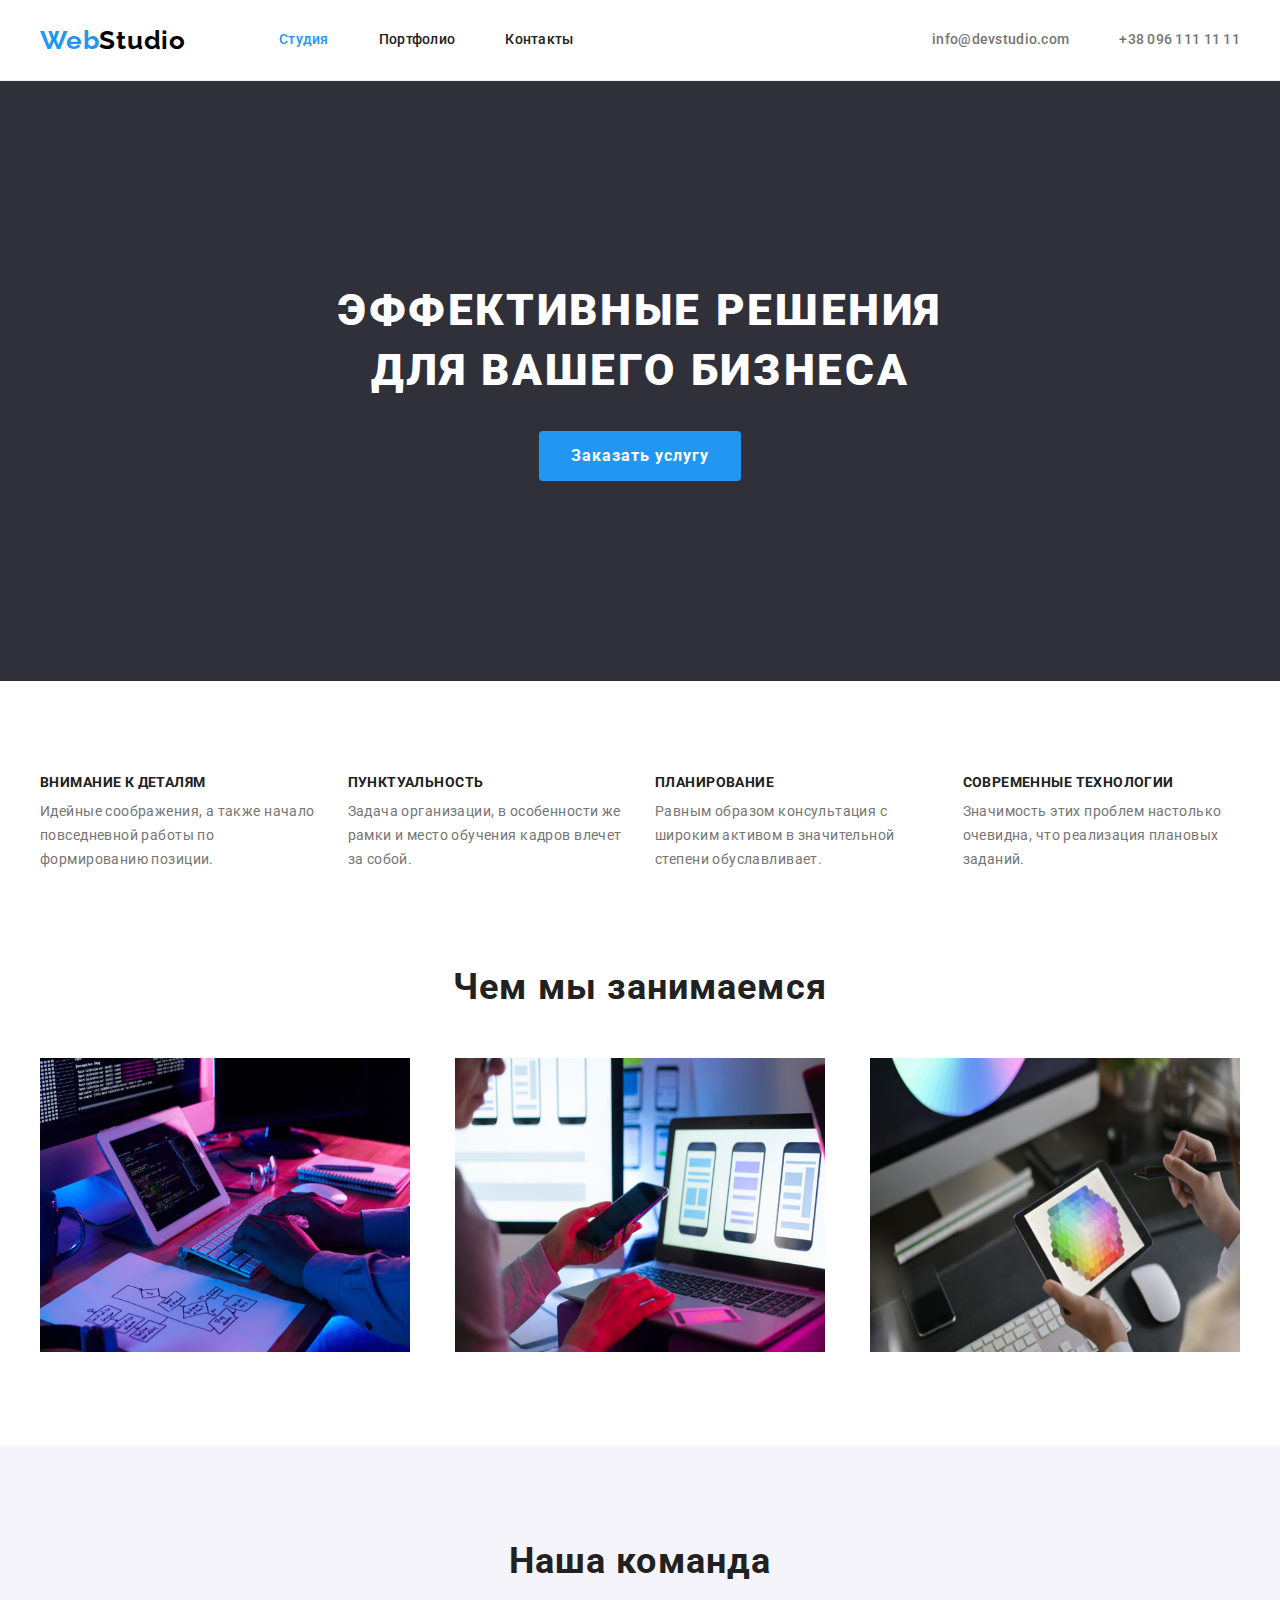
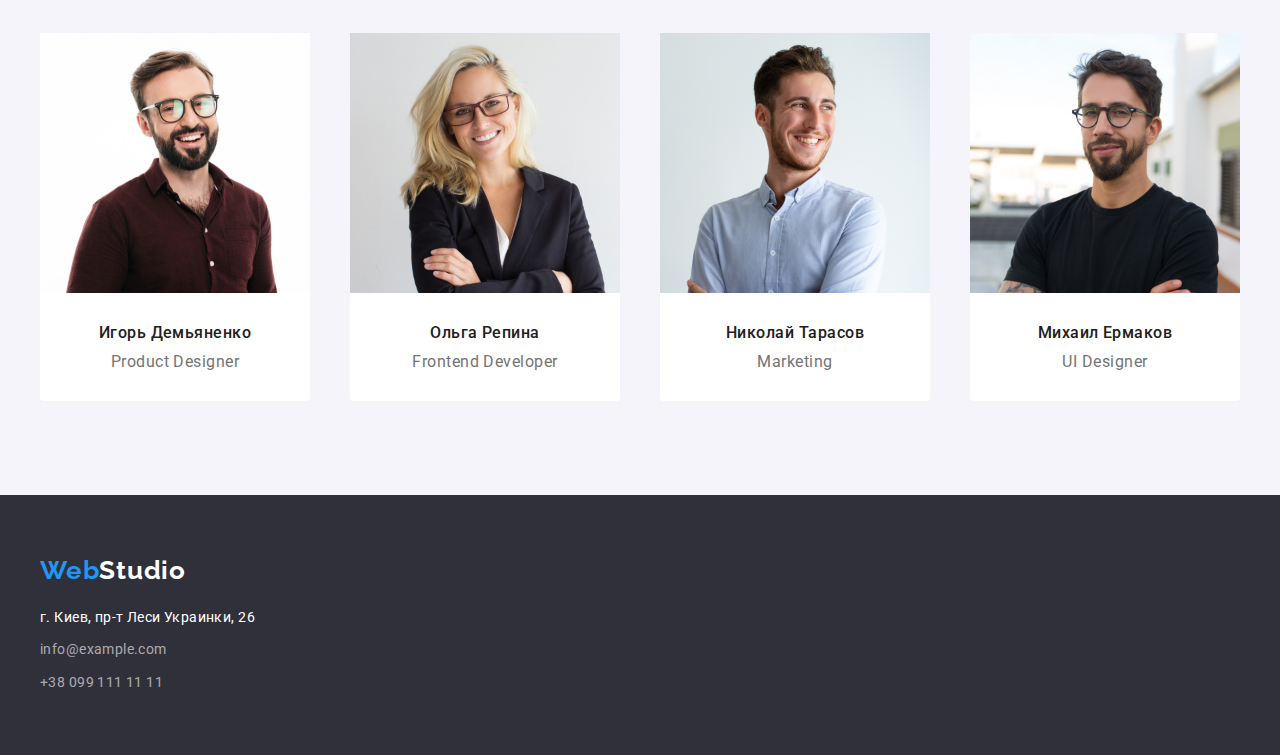
<file: index.html>
<!DOCTYPE html>
<html lang="ru">
  <head>
    <meta charset="UTF-8" />
    <meta name="viewport" content="width=device-width, initial-scale=1.0" />
    <title>Web Studio - Главная</title>
    <link rel="preconnect" href="https://fonts.gstatic.com">
    <link href="https://fonts.googleapis.com/css2?family=Raleway:wght@700&family=Roboto:wght@400;500;700;900&display=swap"
      rel="stylesheet">
      <link rel="stylesheet" href="https://cdnjs.cloudflare.com/ajax/libs/modern-normalize/1.0.0/modern-normalize.min.css"
        integrity="sha512-ISS7cAi1PEhQ8jnbJpJZMd29NlhNj4AWYyLOSp2CE/CsHxTCu+r+t0D2yoJudVrd0/8fTVPUVDzY5Tvli75u/g=="
        crossorigin="anonymous" />
    <link rel="stylesheet" href="./css/styles.css">
  </head>

  <body>
  <!-- Header -->
    <header class="page-header">
      <div class="container">
        <nav class="site-nav">
          <a class="logo" href="./index.html" aria-label="Логотип"><span>Web</span>Studio</a>
          <ul class="site-nav-list list">
            <li class="item"><a class="link current-page" href="./index.html">Студия</a></li>
            <li class="item"><a class="link" href="./portfolio.html">Портфолио</a></li>
            <li class="item"><a class="link" href="#">Контакты</a></li>
          </ul>
        </nav>
        
        <address class="address">
          <ul class="list">
            <li class="item"><a class="link" href="mailto:info@devstudio.com">info@devstudio.com</a></li>
            <li class="item"><a class="link" href="tel:+380961111111">+38 096 111 11 11</a></li>
          </ul>
        </address>
      </div>
      
    </header>
    <main>
      <!-- Hero -->
      <div class="hero-section">
        <section class="section">
          <div class="container">
            <h1 class="title">Эффективные решения <br>для вашего бизнеса</h1>
            <button type="button" class="button">Заказать услугу</button>
          </div>
        
        </section>
      </div>
      <!-- Advantages -->
      <section class="advantages-section section">
        <div class="container">
        <h2 class="visually-hidden">Преимущества</h2>
          <ul class="list">
              <li class="item">
              <h3 class="title paragraph">Внимание к деталям</h3>
              <p class="description">
                Идейные соображения, а также начало повседневной работы по
                формированию позиции.
              </p>
            </li>
            <li class="item">
              <h3 class="title paragraph">Пунктуальность</h3>
              <p class="description">
                Задача организации, в особенности же рамки и место обучения кадров
                влечет за собой.
              </p>
            </li>
            <li class="item">
              <h3 class="title paragraph">Планирование</h3>
              <p class="description">
                Равным образом консультация с широким активом в значительной
                степени обуславливает.
              </p>
            </li>
            <li class="item">
              <h3 class="title paragraph">Современные технологии</h3>
              <p class="description">
                Значимость этих проблем настолько очевидна, что реализация
                плановых заданий.
              </p>
            </li>
          </ul>
          </div>
      </section>

      <!-- Activity -->
      <section class="activity-section section">
        <div class="container">
        <h2 class="title">Чем мы занимаемся</h2>
        <ul class="list">
            <li class="item">
              <img src="./images/markup.jpg" alt="Планшет с кодом" width="370" height="294" />
            </li>
            <li class="item">
              <img src="./images/adaptation.jpg" alt="Ноутбук с макетами смартфонов" width="370" height="294" />
            </li>
            <li class="item">
              <img src="./images/design.jpg" alt="Планшет с панелью цветов" width="370" height="294" />
            </li>
          </div>
         
        </ul>
        </div>
      </section>

      <!-- Our team -->
      <div class="our-team-bg-color">
      <section class="our-team-section section">
        <div class="container">
          <h2 class="title">Наша команда</h2>
          <ul class="list">
            <li class="item">
              <a class="link" href="#">
                <img src="./images/employee-1.jpg" alt="Сотрудник" width="270" height="260" />
                <div class="employee-wrapper">
                  <h3 class="employee-name">Игорь Демьяненко</h3>
                  <p class="employee-position" lang="en">Product Designer</p>
                </div>
              </a>
            </li>
            <li class="item">
              <a class="link" href="#">
                <img src="./images/employee-2.jpg" alt="Сотрудник" width="270" height="260" />
                <div class="employee-wrapper">
                <h3 class="employee-name">Ольга Репина</h3>
                <p class="employee-position" lang="en">Frontend Developer</p>
                </div>
              </a>
            </li>
            <li class="item">
              <a class="link" href="#">
                <img src="./images/employee-3.jpg" alt="Сотрудник" width="270" height="260" />
                <div class="employee-wrapper">
                <h3 class="employee-name">Николай Тарасов</h3>
                <p class="employee-position" lang="en">Marketing</p>
                </div>
              </a>
            </li>
            <li class="item">
              <a class="link" href="#">
                <img src="./images/employee-4.jpg" alt="Сотрудник" width="270" height="260" />
                <div class="employee-wrapper">
                <h3 class="employee-name">Михаил Ермаков</h3>
                <p class="employee-position" lang="en">UI Designer</p>
                </div>
              </a>
            </li>
          </ul>
        </div>
       
      </section>
      </div>

    </main>

    <footer class="page-footer">
      <div class="container">
        <a class="logo link" href="./index.html" aria-label="Логотип"><span>Web</span>Studio</a>
        <address class="address">
          <ul class="list">
            <li class="item"><a class="link map-link" href="https://goo.gl/maps/mYZtJSJooVGheemE7" target="=_blank"
                rel="noreferrer noopener">г. Киев, пр-т Леси Украинки, 26</a></li>
            <li class="item"><a class="link" href="mailto:info@example.com">info@example.com</a></li>
            <li class="item"><a class="link" href="tel:+380991111111">+38 099 111 11 11</a></li>
          </ul>
        </address>
      </div>
      
    </footer>
  </body>
</html>
</file>
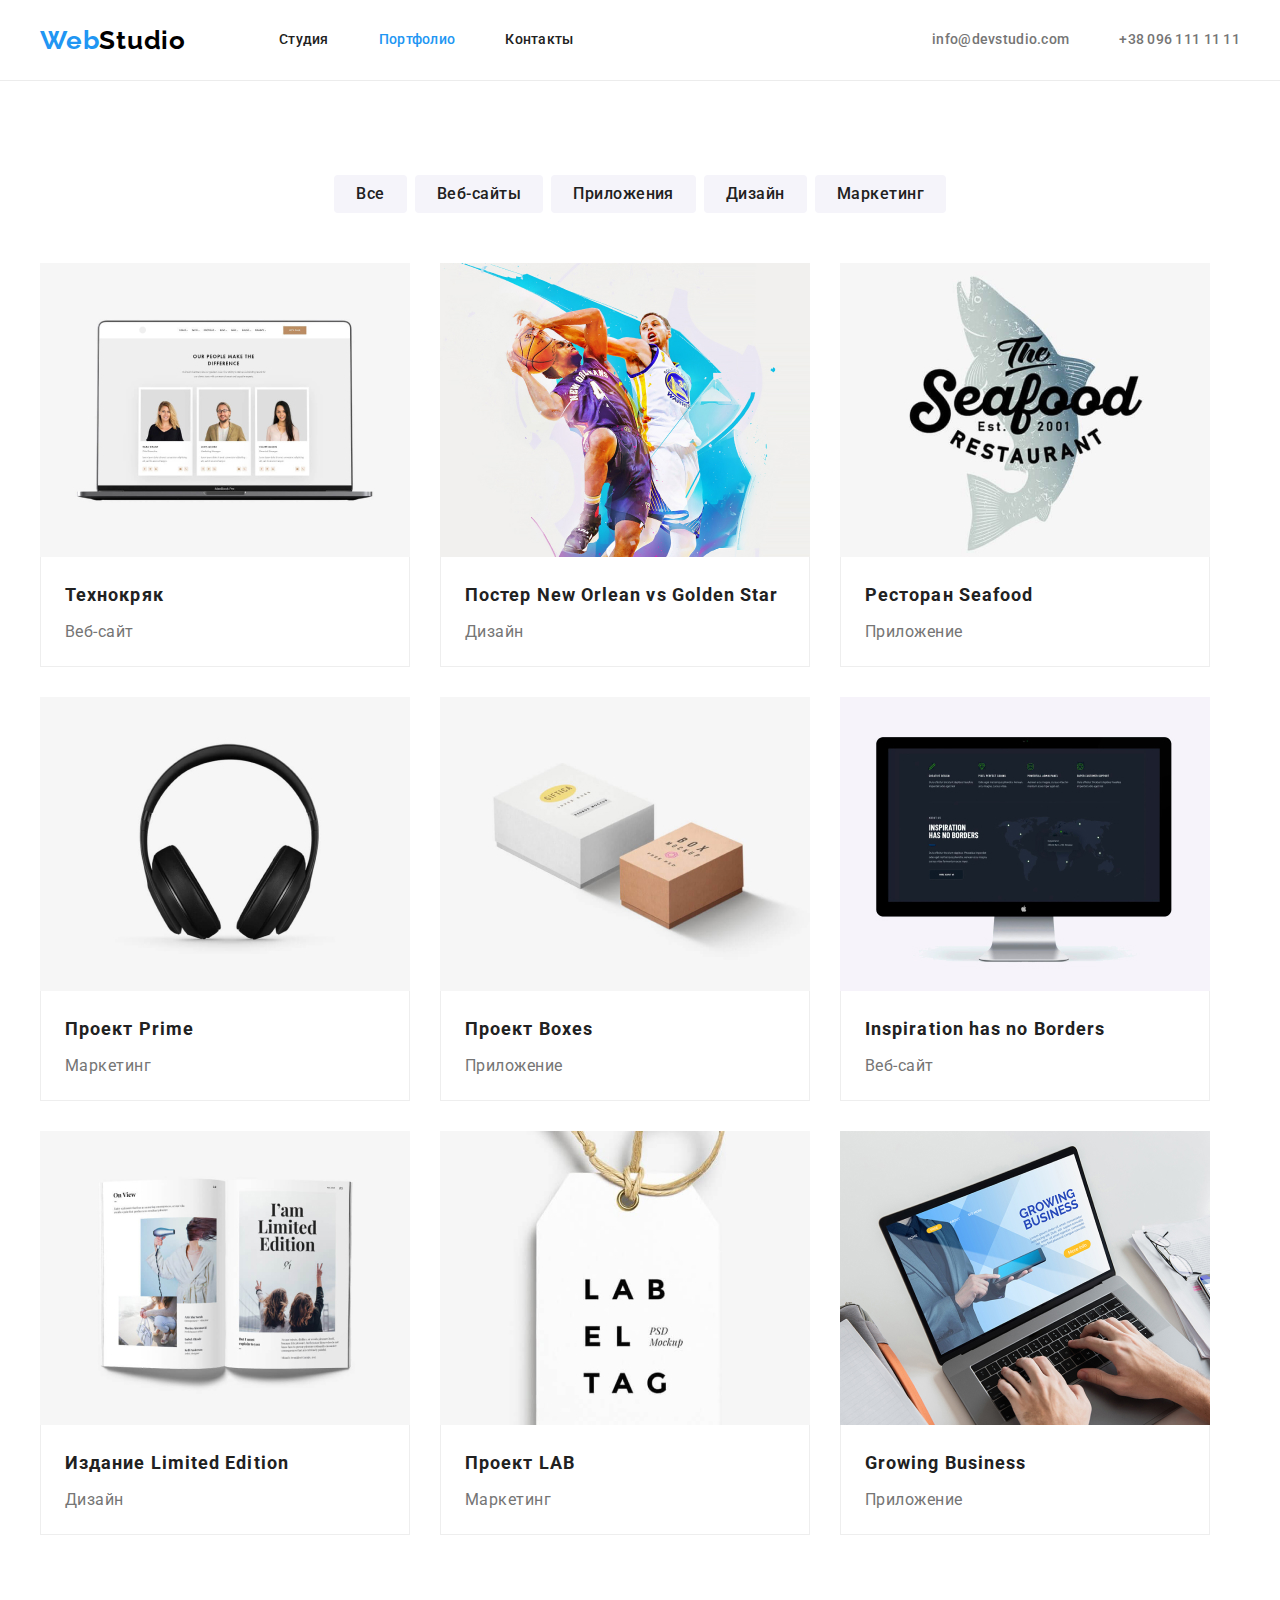
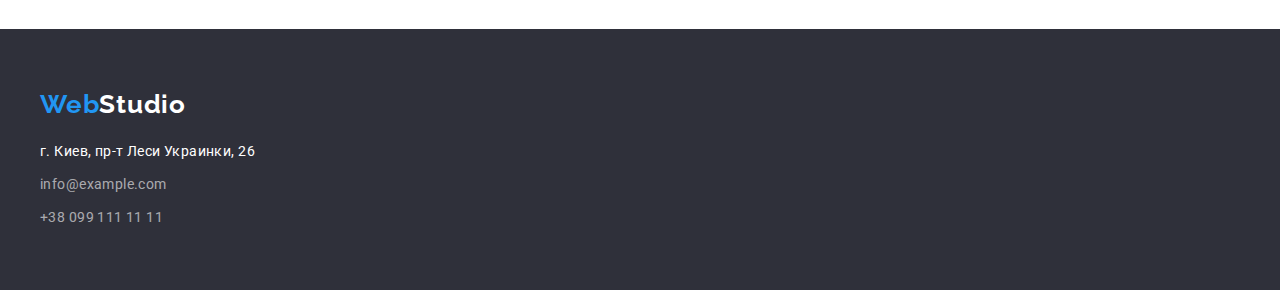
<file: portfolio.html>
<!DOCTYPE html>
<html lang="ru">
<head>
  <meta charset="UTF-8">
  <meta name="viewport" content="width=device-width, initial-scale=1.0">
  <title>Web Studio - Портфолио</title>
  <link rel="preconnect" href="https://fonts.gstatic.com">
  <link href="https://fonts.googleapis.com/css2?family=Raleway:wght@700&family=Roboto:wght@400;500;700;900&display=swap"
    rel="stylesheet">
    <link rel="stylesheet" href="https://cdnjs.cloudflare.com/ajax/libs/modern-normalize/1.0.0/modern-normalize.min.css"
      integrity="sha512-ISS7cAi1PEhQ8jnbJpJZMd29NlhNj4AWYyLOSp2CE/CsHxTCu+r+t0D2yoJudVrd0/8fTVPUVDzY5Tvli75u/g=="
      crossorigin="anonymous" />
    <link rel="stylesheet" href="./css/styles.css">
</head>
<body>
  
    <header class="page-header">
      <div class="container">
        <nav class="site-nav">
          <a class="logo" href="./index.html" aria-label="Логотип"><span>Web</span>Studio</a>
          <ul class="site-nav-list list">
            <li class="item"><a class="link" href="./index.html">Студия</a></li>
            <li class="item"><a class="link current-page" href="./portfolio.html">Портфолио</a></li>
            <li class="item"><a class="link" href="#">Контакты</a></li>
          </ul>
        </nav>
    
        <address class="address">
          <ul class="list">
            <li class="item"><a class="link" href="mailto:info@devstudio.com">info@devstudio.com</a></li>
            <li class="item"><a class="link" href="tel:+380961111111">+38 096 111 11 11</a></li>
          </ul>
        </address>
      </div>
    
    </header>
    
    <main>
      <!-- Our Works -->
    <section class="our-works-section section">
      <div class="container">
      <h1 class="visually-hidden">Примеры работ</h1>
      <ul class="filter-list list">
        <li class="item"><button class="button" type="button">Все</button></li>
        <li class="item"><button class="button" type="button">Веб-сайты</button></li>
        <li class="item"><button class="button" type="button">Приложения</button></li>
        <li class="item"><button class="button" type="button">Дизайн</button></li>
        <li class="item"><button class="button" type="button">Маркетинг</button></li>
      </ul>

      <ul class="work-examples list">
        <li class="item"><a class="link" href="#">
          <img src="./images/example-1.jpg" alt="ноутбук с карточками сотрудников" width="370"
height="294">
<div class="wrapper">
<h2 class="title">Технокряк</h2>
<p class="description">Веб-сайт</p>
</div>   
          </a>
        </li>
        <li class="item"><a class="link" href="#">
          <img src="./images/example-2.jpg" alt="баскетболисты с мячом" width="370"
height="294">
<div class="wrapper">
          <h2 class="title">Постер New Orlean vs Golden Star</h2>
          <p class="description">Дизайн</p>
</div>
          </a>
        </li>
        <li class="item"><a class="link" href="#">
          <img src="./images/example-3.jpg" alt="логотип ресторана" width="370"
height="294">
<div class="wrapper">
          <h2 class="title">Ресторан Seafood</h2>
          <p class="description">Приложение</p>
</div>
          </a>
        </li>
        <li class="item"><a class="link" href="#">
          <img src="./images/example-4.jpg" alt="наушники" width="370"
height="294">
<div class="wrapper">
          <h2 class="title">Проект Prime</h2>
          <p class="description">Маркетинг</p>
</div>
          </a>
        </li>
        <li class="item"><a class="link" href="#">
          <img src="./images/example-5.jpg" alt="две коробки" width="370"
height="294">
<div class="wrapper">
          <h2 class="title">Проект Boxes</h2>
          <p class="description">Приложение</p>
</div>
          </a>
        </li>
        <li class="item"><a class="link" href="#">
          <img src="./images/example-6.jpg" alt="монитор компьютера с картой мира" width="370"
height="294">
<div class="wrapper">
          <h2 class="title">Inspiration has no Borders</h2>
          <p class="description">Веб-сайт</p>
</div>
          </a>
        </li>
        <li class="item"><a class="link" href="#">
          <img src="./images/example-7.jpg" alt="раскрытая страница журнала" width="370"
height="294">
<div class="wrapper">
          <h2 class="title"> Издание Limited Edition</h2>
          <p class="description">Дизайн</p>
</div>
          </a>
        </li>
        <li class="item"><a class="link" href="#">
          <img src="./images/example-8.jpg" alt="логотип проекта" width="370"
height="294">
<div class="wrapper">
          <h2 class="title">Проект LAB</h2>
          <p class="description">Маркетинг</p>
</div>
          </a>
        </li>
        <li class="item"><a class="link" href="#">
          <img src="./images/example-9.jpg" alt="ноутбук с приложением" width="370"
height="294">
<div class="wrapper">
          <h2 class="title">Growing Business</h2>
          <p class="description">Приложение</p>
</div>
          </a>
        </li>
      </ul>
  </div>
    </section>
    </main>

    <footer class="page-footer">
      <div class="container">
        <a class="logo link" href="./index.html" aria-label="Логотип"><span>Web</span>Studio</a>
        <address class="address">
          <ul class="list">
            <li class="item"><a class="link map-link" href="https://goo.gl/maps/mYZtJSJooVGheemE7" target="=_blank"
                rel="noreferrer noopener">г. Киев, пр-т Леси Украинки, 26</a></li>
            <li class="item"><a class="link" href="mailto:info@example.com">info@example.com</a></li>
            <li class="item"><a class="link" href="tel:+380991111111">+38 099 111 11 11</a></li>
          </ul>
        </address>
      </div>
    
    </footer>


</body>
</html>
</file>
<file: css/styles.css>
:root {
  --primary-white-color: #ffffff;
  --secondary-background-color: #2f303a;
  --accent-background-color: #f5f4fa;
  --accent-color: #2196f3;

  --primary-text-color: #212121;
  --secondary-text-color: #757575;
}

/* ======================== COMMON ========================= */
body {
  background-color: var(--primary-white-color);
  color: var(--primary-text-color);
  font-family: 'Roboto', sans-serif;
  margin: 0;
}

h1,
h2,
h3,
h4,
h5,
h6,
p {
  margin: 0;
  padding: 0;
}

.list {
  list-style: none;
  margin: 0;
  padding: 0;
}

.link {
  text-decoration: none;
  color: var(--primary-text-color);
}

img {
  display: block;
}

.visually-hidden {
  position: absolute;
  width: 1px;
  height: 1px;
  margin: -1px;
  border: 0;
  padding: 0;

  white-space: nowrap;
  clip-path: inset(100%);
  clip: rect(0 0 0 0);
  overflow: hidden;
}

.section .title {
  font-weight: 700;
  font-size: 36px;
  line-height: 1.17;
  text-align: center;
  letter-spacing: 0.03em;
}

.container {
  width: 1200px;
  padding: 0 15px;
  margin-left: auto;
  margin-right: auto;
}

/* ======================== END OF COMMON ========================= */

/* ======================== HEADER ========================= */

.page-header {
  border-bottom: 1px solid #ececec;
  min-height: 80px;
}

.page-header .container {
  display: flex;
  align-items: center;
}

.page-header .link {
  display: inline-block;
  padding-top: 32px;
  padding-bottom: 32px;
}

.page-header .item + .item {
  margin-left: 50px;
}

.page-header .list {
  display: flex;
  align-items: center;
}

/* logo */
.logo {
  font-family: 'Raleway', sans-serif;
  font-weight: 700;
  font-size: 26px;
  line-height: 1.19;
  letter-spacing: 0.03em;
  text-decoration: none;
}

.logo span {
  color: var(--accent-color);
}

.page-header .logo {
  margin-right: 93px;
  color: #000000;
}

/* site-nav */

.site-nav {
  display: flex;
  align-items: center;
}

.site-nav-list .link {
  font-weight: 500;
  font-size: 14px;
  line-height: 1.14;
  letter-spacing: 0.02em;
}

.current-page {
  color: var(--accent-color);
}

/* address */
.page-header .address .link {
  color: var(--secondary-text-color);

  font-style: normal;
  font-weight: 500;
  font-size: 14px;
  line-height: 1.14;
  letter-spacing: 0.02em;
}

.page-header .address .link:hover,
.page-header .address .link:focus {
  color: var(--accent-color);
}

.page-header .address {
  margin-left: auto;
}

/* ======================== END OF HEADER ========================= */

/* ======================== HERO ========================= */
.hero-section {
  background-color: var(--secondary-background-color);
  color: var(--primary-white-color);
}

.hero-section .section {
  padding-top: 200px;
  padding-bottom: 200px;
}

.hero-section .container {
  text-align: center;
}

.hero-section .title {
  margin-bottom: 30px;

  color: var(--primary-white-color);

  font-weight: 900;
  font-size: 44px;
  line-height: 1.36;
  text-align: center;
  letter-spacing: 0.06em;
  text-transform: uppercase;
}

.hero-section .button {
  padding: 10px 32px;
  border: none;
  border-radius: 4px;
  min-width: 200px;
  cursor: pointer;

  background-color: var(--accent-color);
  color: var(--primary-white-color);

  font-family: 'Roboto', sans-serif;
  font-weight: 700;
  font-size: 16px;
  line-height: 1.875;
  text-align: center;
  letter-spacing: 0.06em;
}
/* ======================== END OF HERO ========================= */

/* ======================== ADVANTAGES ========================= */

.advantages-section {
  padding-top: 94px;
  padding-bottom: 94px;
}

.advantages-section .list {
  display: flex;
  justify-content: space-between;
}

.advantages-section .item {
  width: calc(100% - (30px * 3) / 4);
}

.advantages-section .item + .item {
  margin-left: 30px;
}

.section .paragraph {
  font-size: 14px;
  line-height: 1.13;
  text-align: left;
  text-transform: uppercase;
  margin-bottom: 10px;
}

.section .description {
  color: var(--secondary-text-color);

  font-weight: 400;
  font-size: 14px;
  line-height: 1.71;
  letter-spacing: 0.03em;
}

/* ======================== END OF ADVANTAGES ========================= */

/* ======================== ACTIVITY ========================= */
.activity-section {
  padding-bottom: 94px;
}

.activity-section .list {
  display: flex;
  justify-content: space-between;
}

.activity-section .title {
  margin-bottom: 50px;
}

.actitvity-section img {
  display: inline-block;
}

/* ======================== END OF ACTIVITY ========================= */

/* ======================== OUR TEAM ========================= */

.our-team-bg-color {
  background-color: var(--accent-background-color);
}
.our-team-section {
  padding-top: 94px;
  padding-bottom: 94px;
}

.our-team-section .title {
  margin-bottom: 50px;
}
.our-team-section .list {
  display: flex;
  justify-content: space-between;
}

.our-team-section .item {
  text-align: center;
  background-color: var(--primary-white-color);
  border-radius: 0px 0px 4px 4px;
}

.our-team-section .employee-wrapper {
  padding: 30px 0px;
}

.section .employee-name {
  font-weight: 500;
  font-size: 16px;
  line-height: 1.19;
  letter-spacing: 0.03em;
  margin-bottom: 10px;
}

.section .employee-position {
  color: var(--secondary-text-color);

  font-weight: 400;
  font-size: 16px;
  line-height: 1.19;
  letter-spacing: 0.03em;
}

/* ======================== END OF OUR TEAM ========================= */

/* ======================== FOOTER ========================= */

.page-footer {
  background-color: var(--secondary-background-color);
  padding-top: 60px;
  padding-bottom: 60px;
}

.page-footer .logo {
  color: #ffffff;
  display: inline-block;
  margin-bottom: 20px;
}

.page-footer .item:not(:last-child) {
  margin-bottom: 9px;
}

.page-footer .address .link {
  color: rgba(255, 255, 255, 0.6);

  font-style: normal;
  font-weight: 400;
  font-size: 14px;
  line-height: 1.71;
  letter-spacing: 0.03em;
}

.page-footer .address .map-link {
  color: #ffffff;
}

/* ======================== END OF FOOTER ========================= */

/* _________________________ PORTFOLIO PAGE _______________________ */

/* ======================== OUR WORKS ====================== */

.our-works-section {
  padding-top: 94px;
  padding-bottom: 94px;
}

.filter-list {
  display: flex;
  justify-content: center;
  margin-bottom: 50px;
}

.filter-list .button {
  padding: 6px 22px;
  border: none;
  border-radius: 4px;
  min-width: 73px;
  cursor: pointer;

  background-color: var(--accent-background-color);
  color: var(--primary-text-color);

  font-family: 'Roboto', sans-serif;
  font-weight: 500;
  font-size: 16px;
  line-height: 1.625;
  text-align: center;
  letter-spacing: 0.03em;
}

.filter-list .button:hover,
.filter-list .button:focus {
  background-color: var(--accent-color);
  color: var(--primary-white-color);
  outline: none;
}

.filter-list .item:not(:last-child) {
  margin-right: 8px;
}

.work-examples {
  display: flex;
  flex-wrap: wrap;
  margin-right: -30px;
  margin-bottom: -30px;
}

.work-examples .item {
  margin-right: 30px;
  margin-bottom: 30px;
}

.work-examples .wrapper {
  padding: 20px 24px 19px;
  border-left: 1px solid #eeeeee;
  border-right: 1px solid #eeeeee;
  border-bottom: 1px solid #eeeeee;
}

.work-examples .title {
  font-size: 18px;
  line-height: 2;
  text-align: left;
  letter-spacing: 0.06em;
  margin-bottom: 4px;
}

.work-examples .description {
  font-size: 16px;
  line-height: 1.875;
  letter-spacing: 0.03em;
}

/* ======================== OUR WORKS ====================== */
</file>
